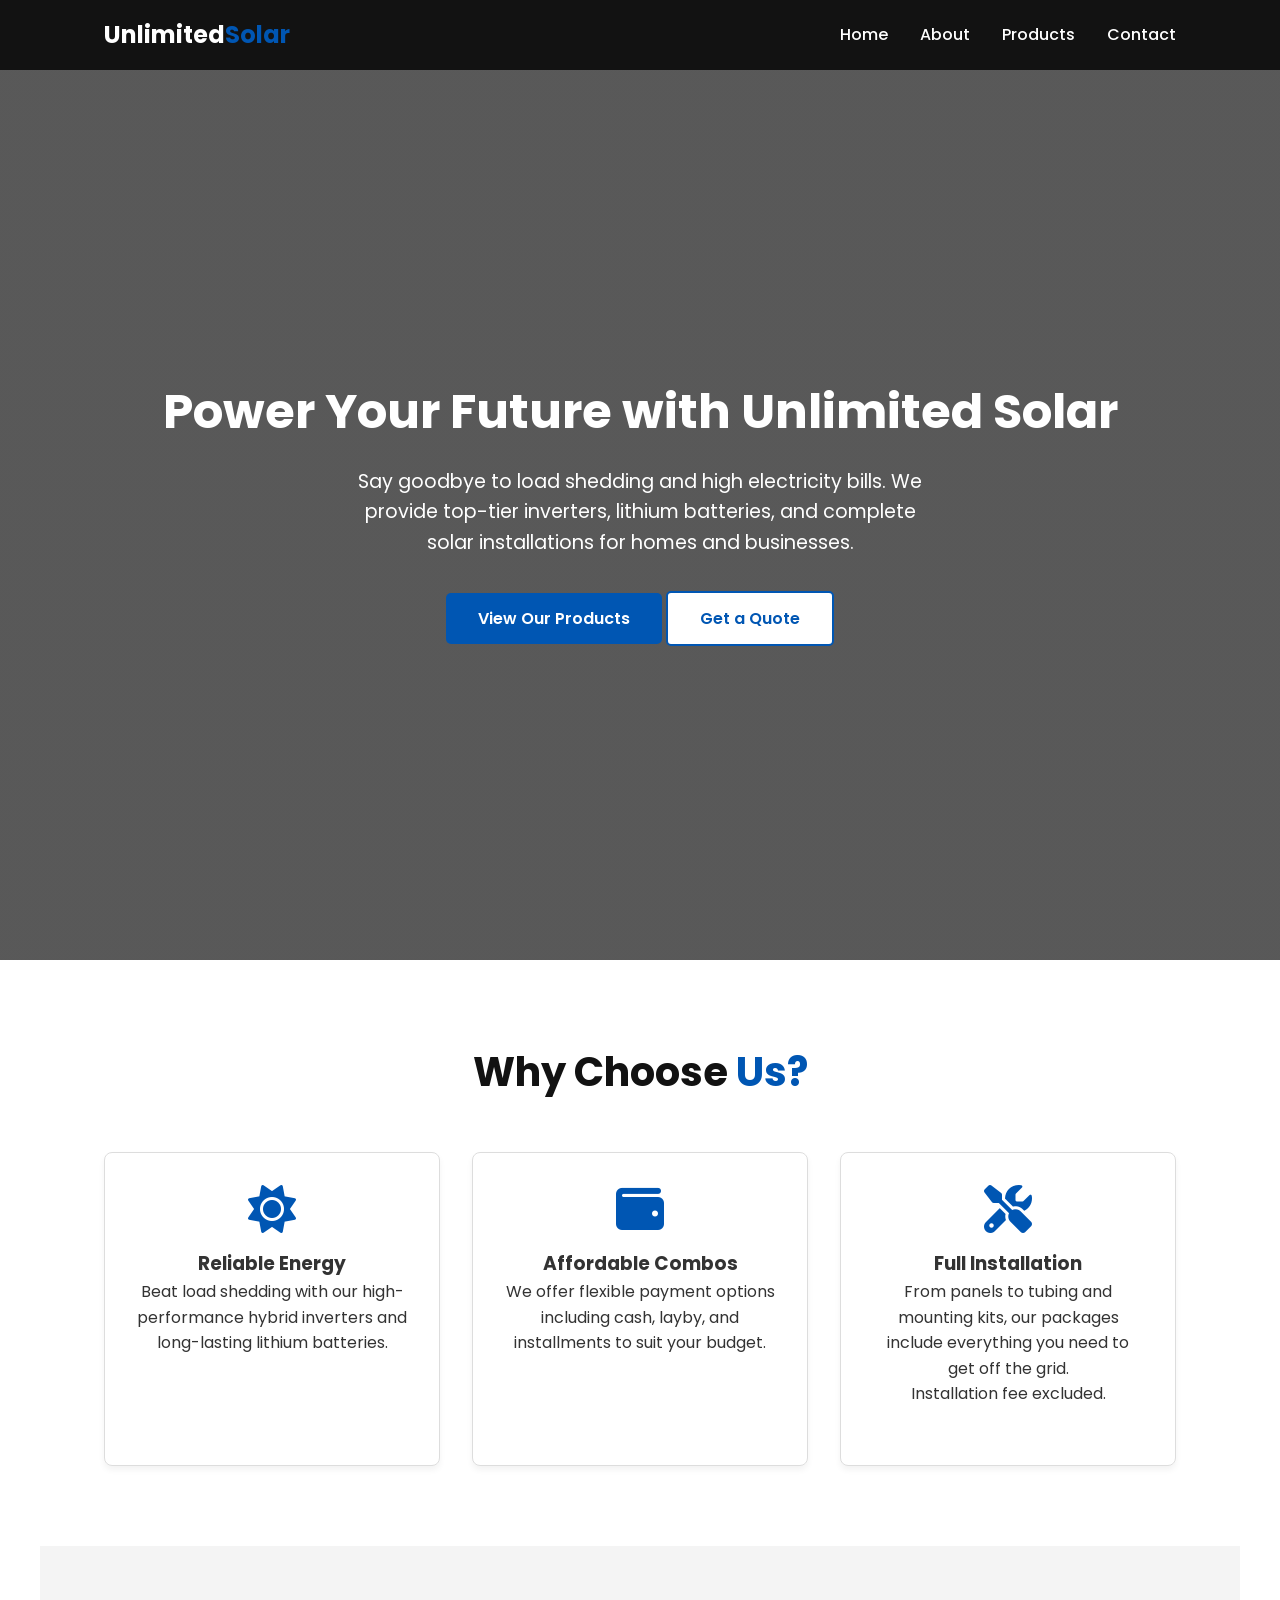
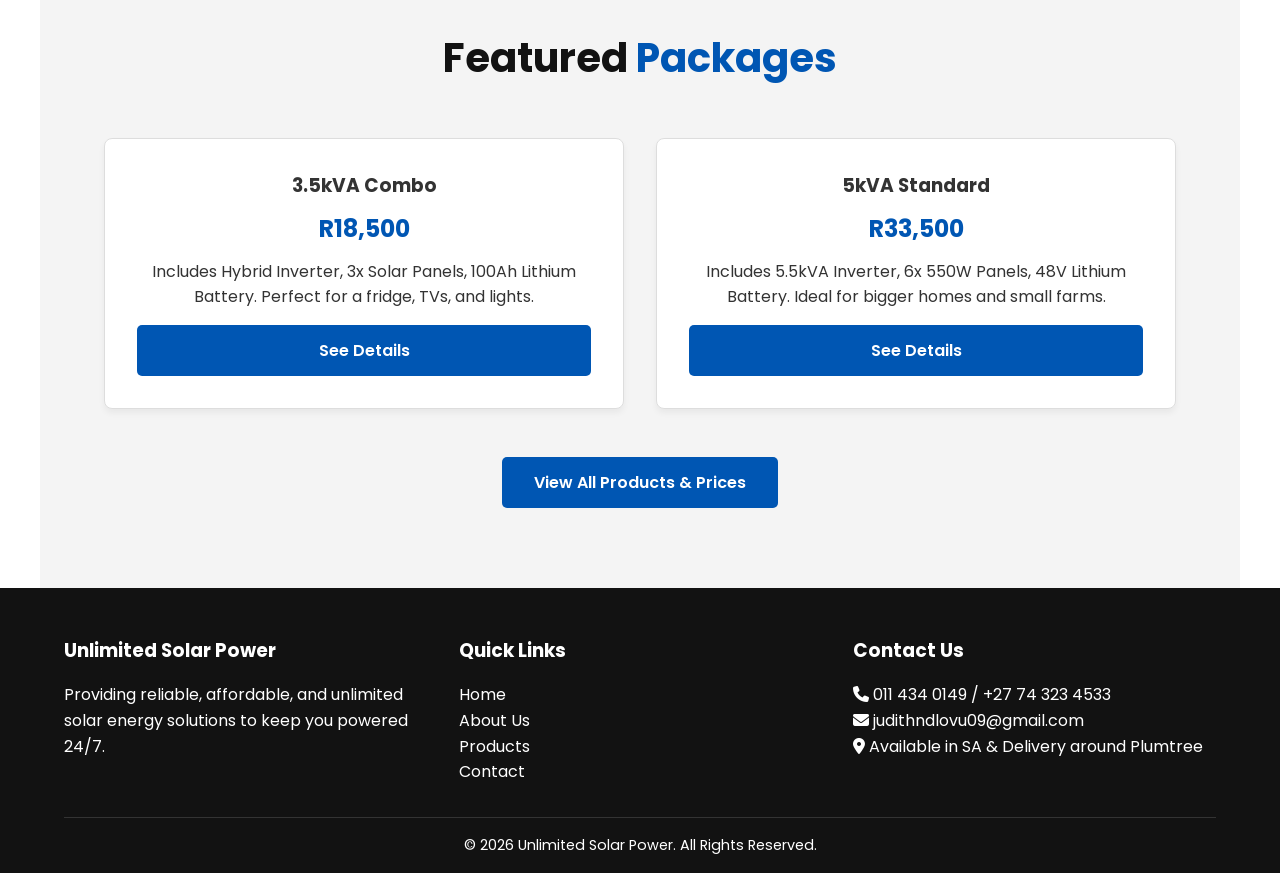
<file: index.html>
<!DOCTYPE html>
<html lang="en">
<head>
    <meta charset="UTF-8">
    <meta name="viewport" content="width=device-width, initial-scale=1.0">
    <meta name="description" content="Unlimited Solar Power - Affordable and reliable solar energy solutions, inverters, and lithium batteries to avoid load shedding.">
    <title>Unlimited Solar Power | Home</title>
    <link href="https://fonts.googleapis.com/css2?family=Poppins:wght@300;400;600;700&display=swap" rel="stylesheet">
    <link rel="stylesheet" href="https://cdnjs.cloudflare.com/ajax/libs/font-awesome/6.4.0/css/all.min.css">
    <link href="https://unpkg.com/aos@2.3.1/dist/aos.css" rel="stylesheet">
    <link rel="stylesheet" href="style.css">
</head>
<body>

    <header>
        <nav>
            <div class="logo">Unlimited<span>Solar</span></div>
            <ul class="nav-links">
                <li><a href="index.html">Home</a></li>
                <li><a href="about.html">About</a></li>
                <li><a href="services.html">Products</a></li>
                <li><a href="contact.html">Contact</a></li>
            </ul>
            <div class="hamburger">
                <i class="fas fa-bars"></i>
            </div>
        </nav>
    </header>

    <section class="hero">
        <div class="hero-content" data-aos="fade-up">
            <h1>Power Your Future with <span>Unlimited Solar</span></h1>
            <p>Say goodbye to load shedding and high electricity bills. We provide top-tier inverters, lithium batteries, and complete solar installations for homes and businesses.</p>
            <a href="services.html" class="btn">View Our Products</a>
            <a href="contact.html" class="btn btn-outline" style="background: white;">Get a Quote</a>
        </div>
    </section>

    <section class="section">
        <h2 class="section-title" data-aos="fade-up">Why Choose <span>Us?</span></h2>
        <div class="grid">
            <div class="card" data-aos="fade-up" data-aos-delay="100">
                <i class="fas fa-sun"></i>
                <h3>Reliable Energy</h3>
                <p>Beat load shedding with our high-performance hybrid inverters and long-lasting lithium batteries.</p>
            </div>
            <div class="card" data-aos="fade-up" data-aos-delay="200">
                <i class="fas fa-wallet"></i>
                <h3>Affordable Combos</h3>
                <p>We offer flexible payment options including cash, layby, and installments to suit your budget.</p>
            </div>
            <div class="card" data-aos="fade-up" data-aos-delay="300">
                <i class="fas fa-tools"></i>
                <h3>Full Installation</h3>
                <p>From panels to tubing and mounting kits, our packages include everything you need to get off the grid.</p>
                <p>Installation fee excluded.</p><br>
            </div>
        </div>
    </section>

    <section class="section" style="background-color: var(--gray);">
        <h2 class="section-title" data-aos="fade-up">Featured <span>Packages</span></h2>
        <div class="grid">
            <div class="card" data-aos="zoom-in">
                <h3>3.5kVA Combo</h3>
                <h2 style="color: var(--primary-blue); margin: 10px 0;">R18,500</h2>
                <p>Includes Hybrid Inverter, 3x Solar Panels, 100Ah Lithium Battery. Perfect for a fridge, TVs, and lights.</p>
                <a href="services.html" class="btn" style="margin-top: 15px; width: 100%;">See Details</a>
            </div>
            <div class="card" data-aos="zoom-in" data-aos-delay="100">
                <h3>5kVA Standard</h3>
                <h2 style="color: var(--primary-blue); margin: 10px 0;">R33,500</h2>
                <p>Includes 5.5kVA Inverter, 6x 550W Panels, 48V Lithium Battery. Ideal for bigger homes and small farms.</p>
                <a href="services.html" class="btn" style="margin-top: 15px; width: 100%;">See Details</a>
            </div>
        </div>
        <div style="text-align: center; margin-top: 3rem;">
            <a href="services.html" class="btn">View All Products & Prices</a>
        </div>
    </section>

    <footer>
        <div class="footer-content">
            <div>
                <h3 style="margin-bottom: 1rem;">Unlimited Solar Power</h3>
                <p>Providing reliable, affordable, and unlimited solar energy solutions to keep you powered 24/7.</p>
            </div>
            <div>
                <h3 style="margin-bottom: 1rem;">Quick Links</h3>
                <ul style="list-style: none;">
                    <li><a href="index.html">Home</a></li>
                    <li><a href="about.html">About Us</a></li>
                    <li><a href="services.html">Products</a></li>
                    <li><a href="contact.html">Contact</a></li>
                </ul>
            </div>
            <div>
                <h3 style="margin-bottom: 1rem;">Contact Us</h3>
                <p><i class="fas fa-phone"></i> 011 434 0149 / +27 74 323 4533</p>
                <p><i class="fas fa-envelope"></i> judithndlovu09@gmail.com</p>
                <p><i class="fas fa-map-marker-alt"></i> Available in SA & Delivery around Plumtree</p>
            </div>
        </div>
        <div class="footer-bottom">
            <p>&copy; 2026 Unlimited Solar Power. All Rights Reserved.</p>
        </div>
    </footer>

    <script src="https://unpkg.com/aos@2.3.1/dist/aos.js"></script>
    <script src="script.js"></script>
</body>
</html>
</file>
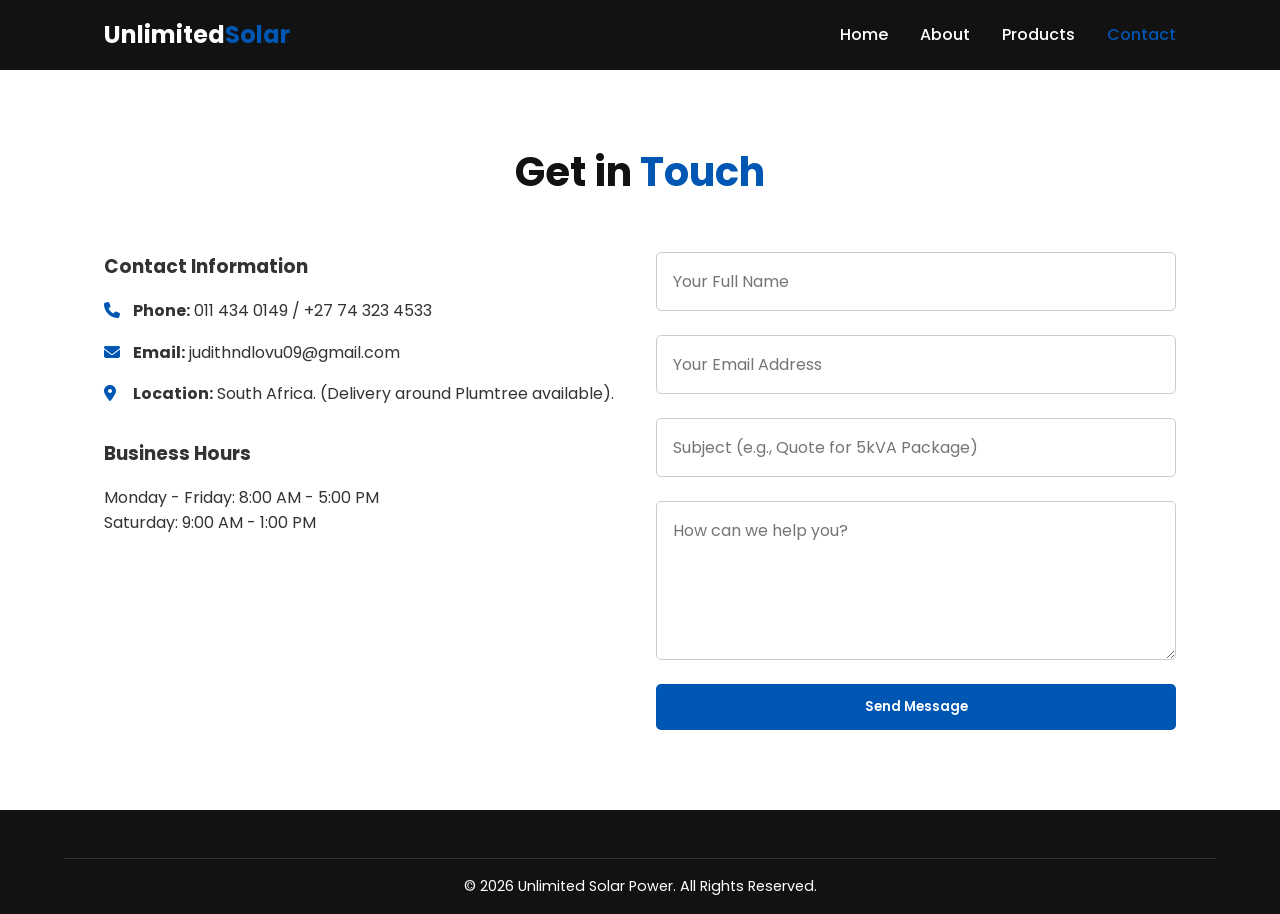
<file: contact.html>
<!DOCTYPE html>
<html lang="en">
<head>
    <meta charset="UTF-8">
    <meta name="viewport" content="width=device-width, initial-scale=1.0">
    <title>Contact Us | Unlimited Solar Power</title>
    <link href="https://fonts.googleapis.com/css2?family=Poppins:wght@300;400;600;700&display=swap" rel="stylesheet">
    <link rel="stylesheet" href="https://cdnjs.cloudflare.com/ajax/libs/font-awesome/6.4.0/css/all.min.css">
    <link href="https://unpkg.com/aos@2.3.1/dist/aos.css" rel="stylesheet">
    <link rel="stylesheet" href="style.css">
</head>
<body>

    <header>
        <nav>
            <div class="logo">Unlimited<span>Solar</span></div>
            <ul class="nav-links">
                <li><a href="index.html">Home</a></li>
                <li><a href="about.html">About</a></li>
                <li><a href="services.html">Products</a></li>
                <li><a href="contact.html" style="color: var(--primary-blue);">Contact</a></li>
            </ul>
            <div class="hamburger"><i class="fas fa-bars"></i></div>
        </nav>
    </header>

    <section class="section" style="margin-top: 60px;">
        <h1 class="section-title" data-aos="fade-down">Get in <span>Touch</span></h1>
        
        <div class="grid">
            <div data-aos="fade-right">
                <h3 style="margin-bottom: 1rem;">Contact Information</h3>
                <p style="margin-bottom: 1rem;"><i class="fas fa-phone" style="color:var(--primary-blue); width: 25px;"></i> <strong>Phone:</strong> 011 434 0149 / +27 74 323 4533</p>
                <p style="margin-bottom: 1rem;"><i class="fas fa-envelope" style="color:var(--primary-blue); width: 25px;"></i> <strong>Email:</strong> judithndlovu09@gmail.com</p>
                <p style="margin-bottom: 2rem;"><i class="fas fa-map-marker-alt" style="color:var(--primary-blue); width: 25px;"></i> <strong>Location:</strong> South Africa. (Delivery around Plumtree available).</p>
                
                <h3 style="margin-bottom: 1rem;">Business Hours</h3>
                <p>Monday - Friday: 8:00 AM - 5:00 PM</p>
                <p>Saturday: 9:00 AM - 1:00 PM</p>
            </div>

            <div data-aos="fade-left">
                <form class="contact-form" action="https://formspree.io/f/YOUR_FORMSPREE_ENDPOINT" method="POST">
                    <input type="text" name="name" placeholder="Your Full Name" required>
                    <input type="email" name="email" placeholder="Your Email Address" required>
                    <input type="text" name="subject" placeholder="Subject (e.g., Quote for 5kVA Package)">
                    <textarea name="message" rows="5" placeholder="How can we help you?" required></textarea>
                    <button type="submit" class="btn">Send Message</button>
                </form>
            </div>
        </div>
    </section>

    <footer>
        <div class="footer-bottom" style="margin-top: 0;">
            <p>&copy; 2026 Unlimited Solar Power. All Rights Reserved.</p>
        </div>
    </footer>

    <script src="https://unpkg.com/aos@2.3.1/dist/aos.js"></script>
    <script src="script.js"></script>
</body>
</html>
</file>
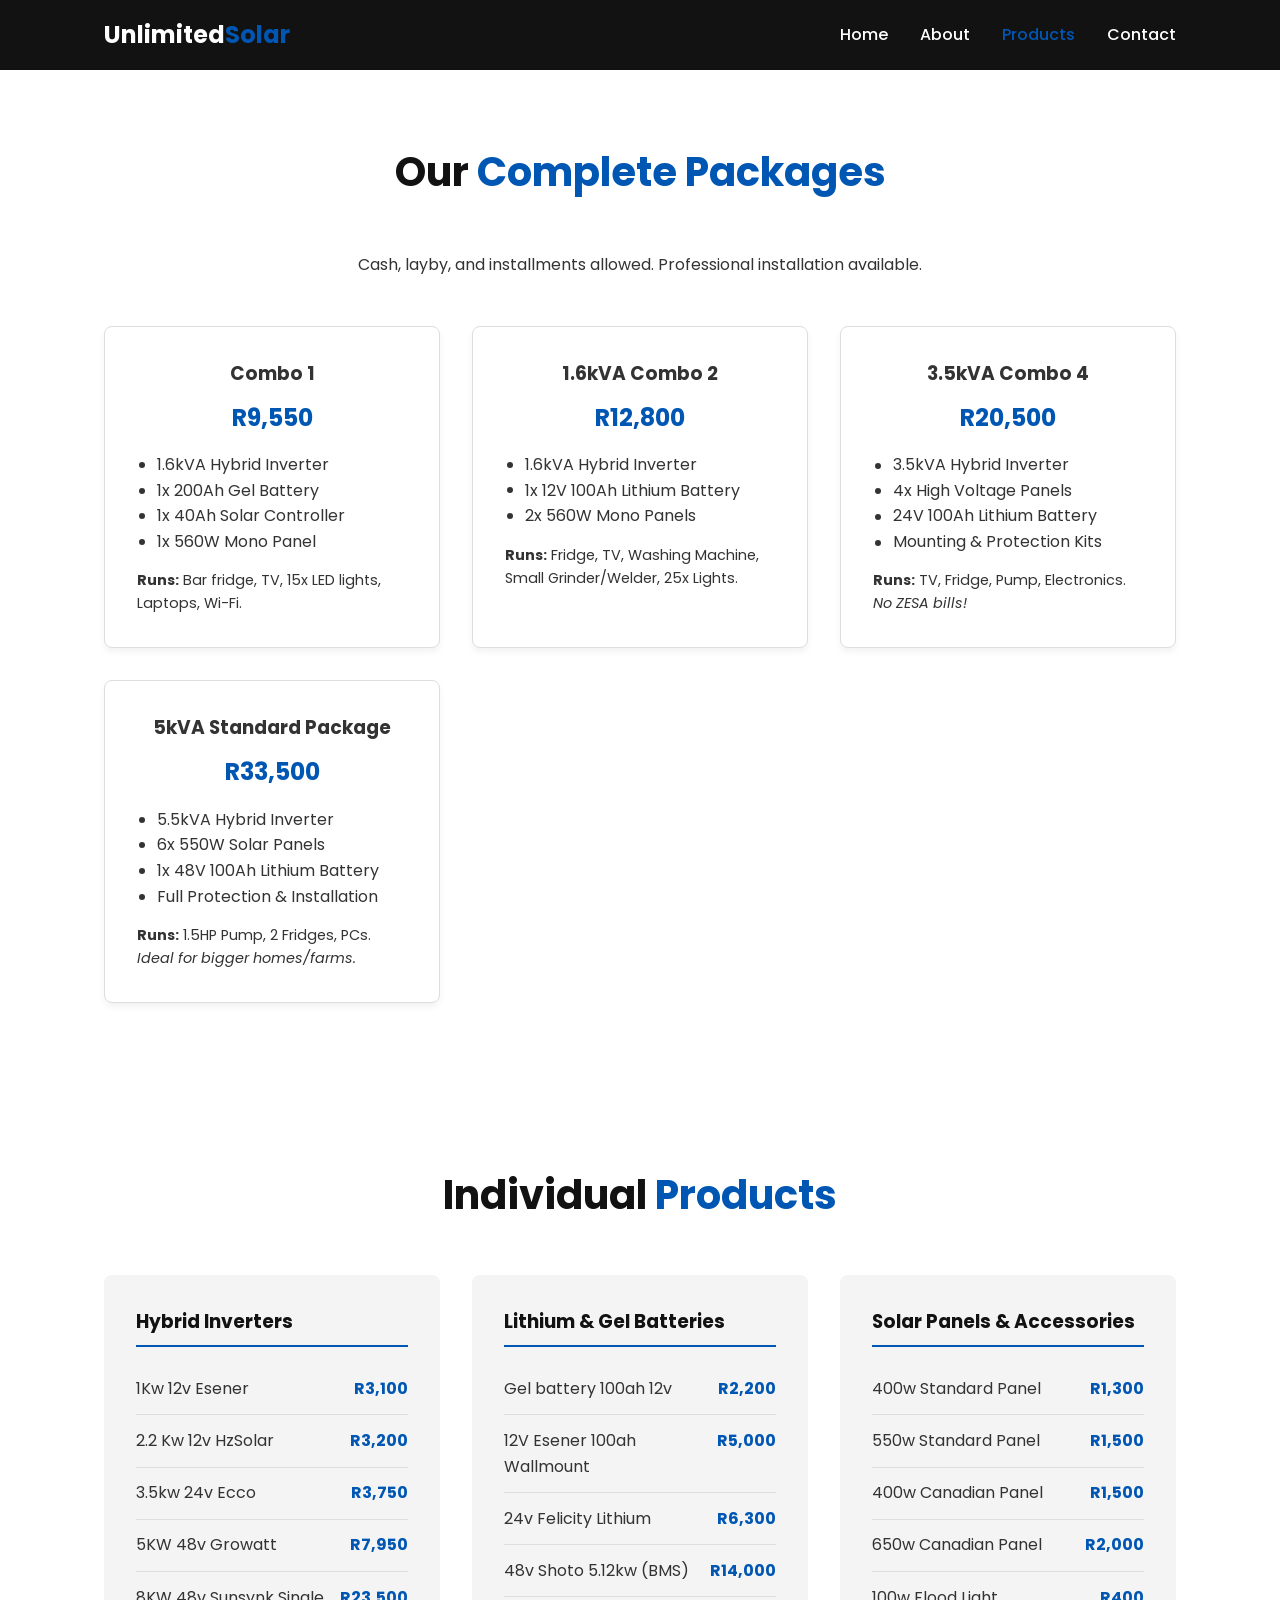
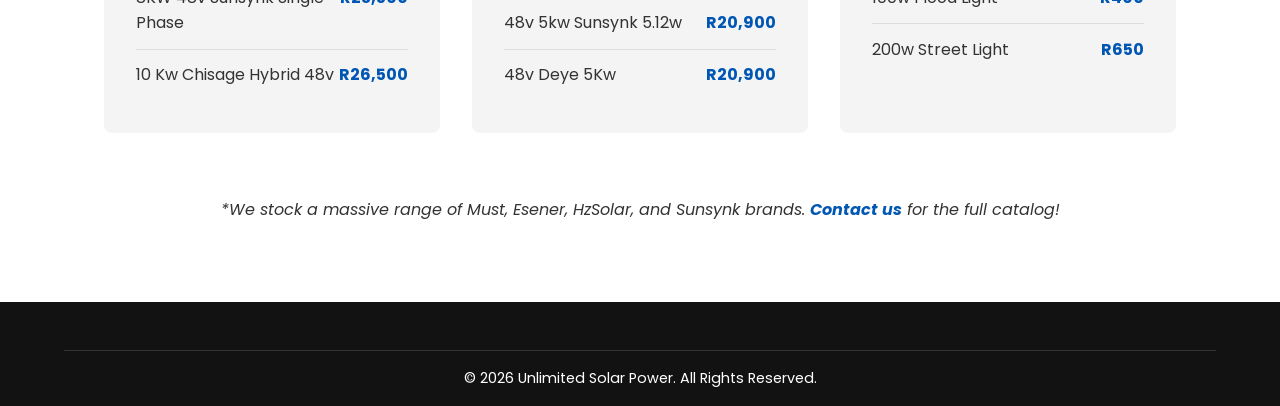
<file: services.html>
<!DOCTYPE html>
<html lang="en">
<head>
    <meta charset="UTF-8">
    <meta name="viewport" content="width=device-width, initial-scale=1.0">
    <title>Products & Packages | Unlimited Solar Power</title>
    <link href="https://fonts.googleapis.com/css2?family=Poppins:wght@300;400;600;700&display=swap" rel="stylesheet">
    <link rel="stylesheet" href="https://cdnjs.cloudflare.com/ajax/libs/font-awesome/6.4.0/css/all.min.css">
    <link href="https://unpkg.com/aos@2.3.1/dist/aos.css" rel="stylesheet">
    <link rel="stylesheet" href="style.css">
</head>
<body>

    <header>
        <nav>
            <div class="logo">Unlimited<span>Solar</span></div>
            <ul class="nav-links">
                <li><a href="index.html">Home</a></li>
                <li><a href="about.html">About</a></li>
                <li><a href="services.html" style="color: var(--primary-blue);">Products</a></li>
                <li><a href="contact.html">Contact</a></li>
            </ul>
            <div class="hamburger"><i class="fas fa-bars"></i></div>
        </nav>
    </header>

    <section class="section" style="margin-top: 60px;">
        <h1 class="section-title" data-aos="fade-down">Our <span>Complete Packages</span></h1>
        <p style="text-align: center; margin-bottom: 3rem;">Cash, layby, and installments allowed. Professional installation available.</p>
        
        <div class="grid">
            <div class="card" data-aos="fade-up">
                <h3>Combo 1</h3>
                <h2 style="color: var(--primary-blue); margin: 10px 0;">R9,550</h2>
                <ul style="text-align: left; margin: 15px 0 15px 20px;">
                    <li>1.6kVA Hybrid Inverter</li>
                    <li>1x 200Ah Gel Battery</li>
                    <li>1x 40Ah Solar Controller</li>
                    <li>1x 560W Mono Panel</li>
                </ul>
                <p style="font-size: 0.9rem; text-align: left;"><strong>Runs:</strong> Bar fridge, TV, 15x LED lights, Laptops, Wi-Fi.</p>
            </div>
            <div class="card" data-aos="fade-up" data-aos-delay="100">
                <h3>1.6kVA Combo 2</h3>
                <h2 style="color: var(--primary-blue); margin: 10px 0;">R12,800</h2>
                <ul style="text-align: left; margin: 15px 0 15px 20px;">
                    <li>1.6kVA Hybrid Inverter</li>
                    <li>1x 12V 100Ah Lithium Battery</li>
                    <li>2x 560W Mono Panels</li>
                </ul>
                <p style="font-size: 0.9rem; text-align: left;"><strong>Runs:</strong> Fridge, TV, Washing Machine, Small Grinder/Welder, 25x Lights.</p>
            </div>
            <div class="card" data-aos="fade-up" data-aos-delay="200">
                <h3>3.5kVA Combo 4</h3>
                <h2 style="color: var(--primary-blue); margin: 10px 0;">R20,500</h2>
                <ul style="text-align: left; margin: 15px 0 15px 20px;">
                    <li>3.5kVA Hybrid Inverter</li>
                    <li>4x High Voltage Panels</li>
                    <li>24V 100Ah Lithium Battery</li>
                    <li>Mounting & Protection Kits</li>
                </ul>
                <p style="font-size: 0.9rem; text-align: left;"><strong>Runs:</strong> TV, Fridge, Pump, Electronics. <em>No ZESA bills!</em></p>
            </div>
             <div class="card" data-aos="fade-up" data-aos-delay="300">
                <h3>5kVA Standard Package</h3>
                <h2 style="color: var(--primary-blue); margin: 10px 0;">R33,500</h2>
                <ul style="text-align: left; margin: 15px 0 15px 20px;">
                    <li>5.5kVA Hybrid Inverter</li>
                    <li>6x 550W Solar Panels</li>
                    <li>1x 48V 100Ah Lithium Battery</li>
                    <li>Full Protection & Installation</li>
                </ul>
                <p style="font-size: 0.9rem; text-align: left;"><strong>Runs:</strong> 1.5HP Pump, 2 Fridges, PCs. <em>Ideal for bigger homes/farms.</em></p>
            </div>
        </div>
    </section>

    <section class="section" style="background-color: var(--light);">
        <h2 class="section-title" data-aos="fade-up">Individual <span>Products</span></h2>
        
        <div class="grid">
            <div class="product-category" data-aos="fade-up">
                <h3>Hybrid Inverters</h3>
                <ul class="product-list">
                    <li><span>1Kw 12v Esener</span> <span class="product-price">R3,100</span></li>
                    <li><span>2.2 Kw 12v HzSolar</span> <span class="product-price">R3,200</span></li>
                    <li><span>3.5kw 24v Ecco</span> <span class="product-price">R3,750</span></li>
                    <li><span>5KW 48v Growatt</span> <span class="product-price">R7,950</span></li>
                    <li><span>8KW 48v Sunsynk Single Phase</span> <span class="product-price">R23,500</span></li>
                    <li><span>10 Kw Chisage Hybrid 48v</span> <span class="product-price">R26,500</span></li>
                </ul>
            </div>

            <div class="product-category" data-aos="fade-up" data-aos-delay="100">
                <h3>Lithium & Gel Batteries</h3>
                <ul class="product-list">
                    <li><span>Gel battery 100ah 12v</span> <span class="product-price">R2,200</span></li>
                    <li><span>12V Esener 100ah Wallmount</span> <span class="product-price">R5,000</span></li>
                    <li><span>24v Felicity Lithium</span> <span class="product-price">R6,300</span></li>
                    <li><span>48v Shoto 5.12kw (BMS)</span> <span class="product-price">R14,000</span></li>
                    <li><span>48v 5kw Sunsynk 5.12w</span> <span class="product-price">R20,900</span></li>
                    <li><span>48v Deye 5Kw</span> <span class="product-price">R20,900</span></li>
                </ul>
            </div>

            <div class="product-category" data-aos="fade-up" data-aos-delay="200">
                <h3>Solar Panels & Accessories</h3>
                <ul class="product-list">
                    <li><span>400w Standard Panel</span> <span class="product-price">R1,300</span></li>
                    <li><span>550w Standard Panel</span> <span class="product-price">R1,500</span></li>
                    <li><span>400w Canadian Panel</span> <span class="product-price">R1,500</span></li>
                    <li><span>650w Canadian Panel</span> <span class="product-price">R2,000</span></li>
                    <li><span>100w Flood Light</span> <span class="product-price">R400</span></li>
                    <li><span>200w Street Light</span> <span class="product-price">R650</span></li>
                </ul>
            </div>
        </div>
        <div style="text-align: center; margin-top: 2rem;">
            <p><em>*We stock a massive range of Must, Esener, HzSolar, and Sunsynk brands. <a href="contact.html" style="color:var(--primary-blue); font-weight:bold;">Contact us</a> for the full catalog!</em></p>
        </div>
    </section>

    <footer>
        <div class="footer-bottom" style="margin-top: 0;">
            <p>&copy; 2026 Unlimited Solar Power. All Rights Reserved.</p>
        </div>
    </footer>

    <script src="https://unpkg.com/aos@2.3.1/dist/aos.js"></script>
    <script src="script.js"></script>
</body>
</html>
</file>
<file: style.css>
/* --- VARIABLES & RESET --- */
:root {
  --primary-blue: #0056b3;
  --secondary-blue: #003d82;
  --dark: #121212;
  --light: #ffffff;
  --gray: #f4f4f4;
  --text: #333333;
}

* {
  margin: 0;
  padding: 0;
  box-sizing: border-box;
  font-family: 'Poppins', sans-serif;
}

body {
  background-color: var(--light);
  color: var(--text);
  line-height: 1.6;
  overflow-x: hidden;
}

a {
  text-decoration: none;
  color: inherit;
}

/* --- NAVIGATION --- */
header {
  background-color: var(--dark);
  color: var(--light);
  position: fixed;
  width: 100%;
  top: 0;
  z-index: 1000;
}

nav {
  display: flex;
  justify-content: space-between;
  align-items: center;
  padding: 1rem 5%;
  max-width: 1200px;
  margin: auto;
}

.logo {
  font-size: 1.5rem;
  font-weight: 700;
  color: var(--light);
}

.logo span {
  color: var(--primary-blue);
}

.nav-links {
  list-style: none;
  display: flex;
  gap: 2rem;
}

.nav-links a {
  transition: color 0.3s;
  font-weight: 500;
}

.nav-links a:hover {
  color: var(--primary-blue);
}

.hamburger {
  display: none;
  cursor: pointer;
  font-size: 1.5rem;
}

/* --- BUTTONS --- */
.btn {
  display: inline-block;
  background-color: var(--primary-blue);
  color: var(--light);
  padding: 0.8rem 2rem;
  border-radius: 5px;
  font-weight: 600;
  border: none;
  cursor: pointer;
  transition: background 0.3s;
}

.btn:hover {
  background-color: var(--secondary-blue);
}

.btn-outline {
  background-color: transparent;
  border: 2px solid var(--primary-blue);
  color: var(--primary-blue);
}

.btn-outline:hover {
  background-color: var(--primary-blue);
  color: var(--light);
}

/* --- HERO SECTION --- */
.hero {
  height: 100vh;
  background: linear-gradient(rgba(18, 18, 18, 0.7), rgba(18, 18, 18, 0.7)), url('https://images.unsplash.com/photo-1509391366360-2e959784a276?q=80&w=1920&auto=format&fit=crop') center/cover;
  display: flex;
  align-items: center;
  justify-content: center;
  text-align: center;
  color: var(--light);
  padding: 0 20px;
  margin-top: 60px;
}

.hero h1 {
  font-size: 3rem;
  margin-bottom: 1rem;
}

.hero p {
  font-size: 1.2rem;
  margin-bottom: 2rem;
  max-width: 600px;
  margin-left: auto;
  margin-right: auto;
}

/* --- SECTIONS (General) --- */
.section {
  padding: 5rem 5%;
  max-width: 1200px;
  margin: auto;
}

.section-title {
  text-align: center;
  font-size: 2.5rem;
  color: var(--dark);
  margin-bottom: 3rem;
}

.section-title span {
  color: var(--primary-blue);
}

/* --- GRID LAYOUTS --- */
.grid {
  display: grid;
  grid-template-columns: repeat(auto-fit, minmax(300px, 1fr));
  gap: 2rem;
}

.card {
  background: var(--light);
  border: 1px solid #ddd;
  border-radius: 8px;
  padding: 2rem;
  text-align: center;
  box-shadow: 0 4px 6px rgba(0,0,0,0.05);
  transition: transform 0.3s;
}

.card:hover {
  transform: translateY(-5px);
}

.card i {
  font-size: 3rem;
  color: var(--primary-blue);
  margin-bottom: 1rem;
}

/* --- PRODUCT TABLES/LISTS --- */
.product-category {
  background: var(--gray);
  padding: 2rem;
  border-radius: 8px;
  margin-bottom: 2rem;
}

.product-category h3 {
  border-bottom: 2px solid var(--primary-blue);
  padding-bottom: 0.5rem;
  margin-bottom: 1rem;
  color: var(--dark);
}

.product-list {
  list-style: none;
}

.product-list li {
  display: flex;
  justify-content: space-between;
  padding: 0.8rem 0;
  border-bottom: 1px solid #ddd;
}

.product-list li:last-child {
  border-bottom: none;
}

.product-price {
  font-weight: bold;
  color: var(--primary-blue);
}

/* --- FORMS --- */
.contact-form {
  display: flex;
  flex-direction: column;
  gap: 1.5rem;
  max-width: 600px;
  margin: auto;
}

.contact-form input, .contact-form textarea {
  width: 100%;
  padding: 1rem;
  border: 1px solid #ccc;
  border-radius: 5px;
  font-size: 1rem;
}

/* --- FOOTER --- */
footer {
  background-color: var(--dark);
  color: var(--light);
  padding: 3rem 5% 1rem;
}

.footer-content {
  display: grid;
  grid-template-columns: repeat(auto-fit, minmax(250px, 1fr));
  gap: 2rem;
  max-width: 1200px;
  margin: auto;
  margin-bottom: 2rem;
}

.footer-bottom {
  text-align: center;
  padding-top: 1rem;
  border-top: 1px solid #333;
  font-size: 0.9rem;
}

/* --- RESPONSIVE --- */
@media (max-width: 768px) {
  .nav-links {
    position: absolute;
    right: 0px;
    height: 92vh;
    top: 60px;
    background-color: var(--dark);
    display: flex;
    flex-direction: column;
    align-items: center;
    width: 50%;
    transform: translateX(100%);
    transition: transform 0.5s ease-in;
  }
  .nav-links li { opacity: 0; }
  .hamburger { display: block; }
  .nav-active { transform: translateX(0%); }
  
  @keyframes navLinkFade {
    from { opacity: 0; transform: translateX(50px); }
    to { opacity: 1; transform: translateX(0px); }
  }
}
</file>
